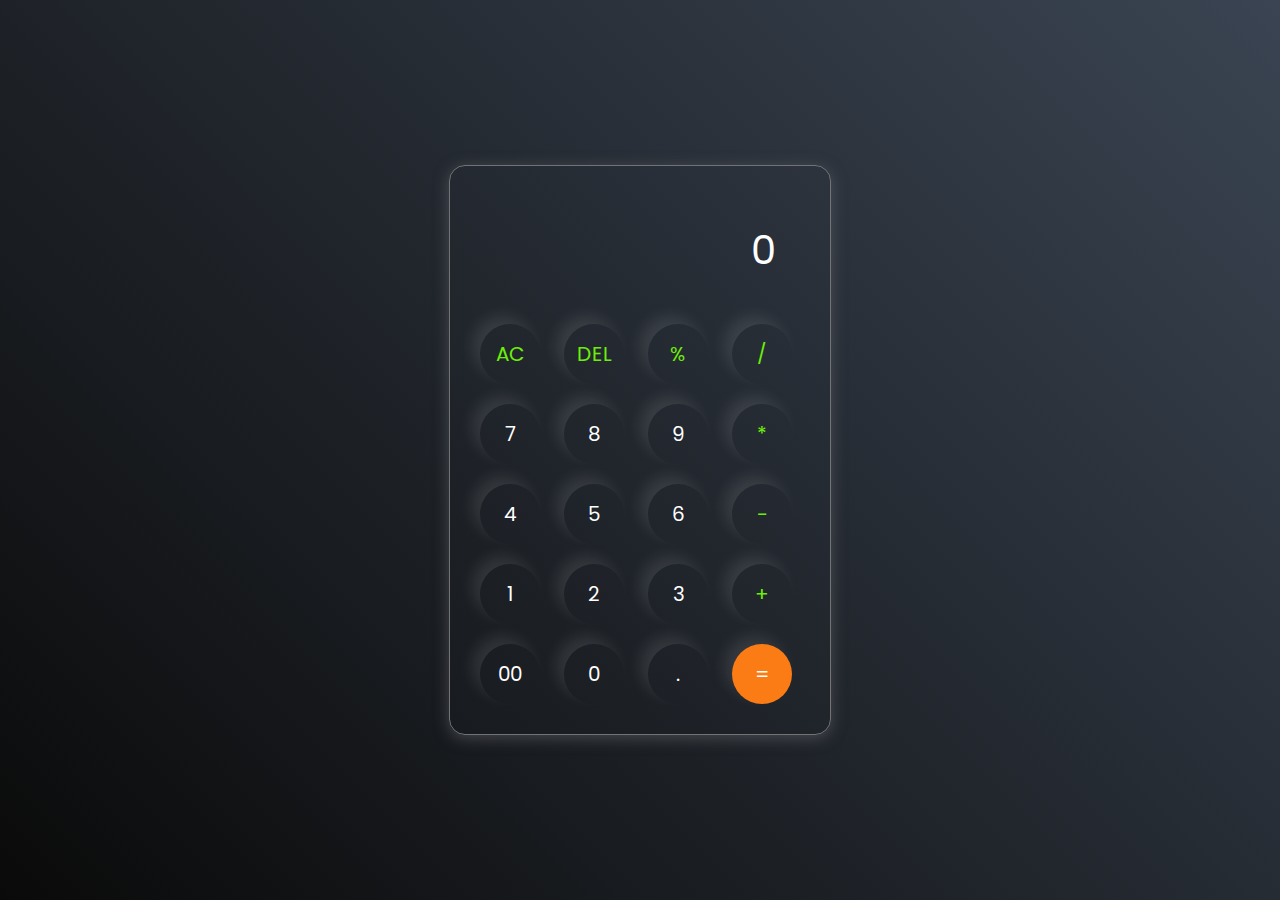
<file: Calculator/index.html>
<!DOCTYPE html>
<html lang="en">
  <head>
    <meta charset="UTF-8" />
    <meta http-equiv="X-UA-Compatible" content="IE=edge" />
    <meta name="viewport" content="width=device-width, initial-scale=1.0" />
    <link rel="stylesheet" href="style.css" />
    <title>calculator</title>
  </head>
  <body>
    <div class="container">
      <div class="calculator">
        <input type="text" id="inputBox" placeholder="0" />
        <div>
          <button class="button operator">AC</button>
          <button class="button operator">DEL</button>
          <button class="button operator">%</button>
          <button class="button operator">/</button>
        </div>
        <div>
          <button class="button">7</button>
          <button class="button">8</button>
          <button class="button">9</button>
          <button class="button operator">*</button>
        </div>
        <div>
          <button class="button">4</button>
          <button class="button">5</button>
          <button class="button">6</button>
          <button class="button operator">-</button>
        </div>
        <div>
          <button class="button">1</button>
          <button class="button">2</button>
          <button class="button">3</button>
          <button class="button operator">+</button>
        </div>

        <div>
          <button class="button">00</button>
          <button class="button">0</button>
          <button class="button">.</button>
          <button class="button equalBtn">=</button>
        </div>
      </div>
    </div>

    <script src="script.js"></script>
  </body>
</html>
</file>
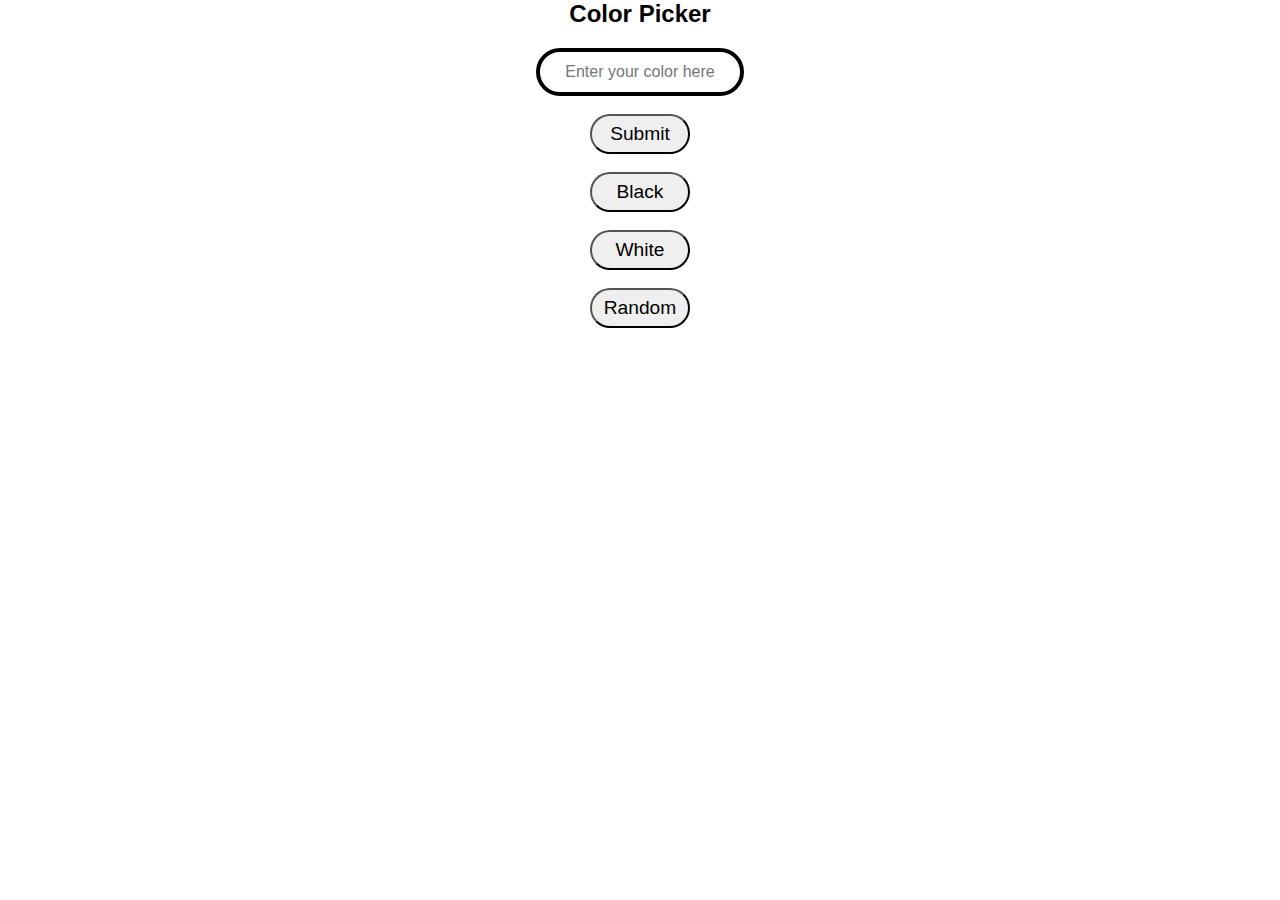
<file: Color Picker/index.html>
<!DOCTYPE html>
<html lang="en">
<head>
    <meta charset="UTF-8">
    <meta name="viewport" content="width=device-width, initial-scale=1.0">
    <title>Document</title>
    <link rel="stylesheet" href="style.css">
</head>
<body>
    <div class="colorpicker">
        <h2>
            Color Picker
        </h2>

        <input type="text" placeholder="Enter your color here" id="input" required>
        <br>
        <button id="submit" >Submit</button>
        <br>
        <button id="black">Black</button>
        <br>
        <button id="white"> White</button>
        <br>
        <button id="random">Random</button>

    </div>




<script src="script.js"></script>
    
</body>
</html>
</file>
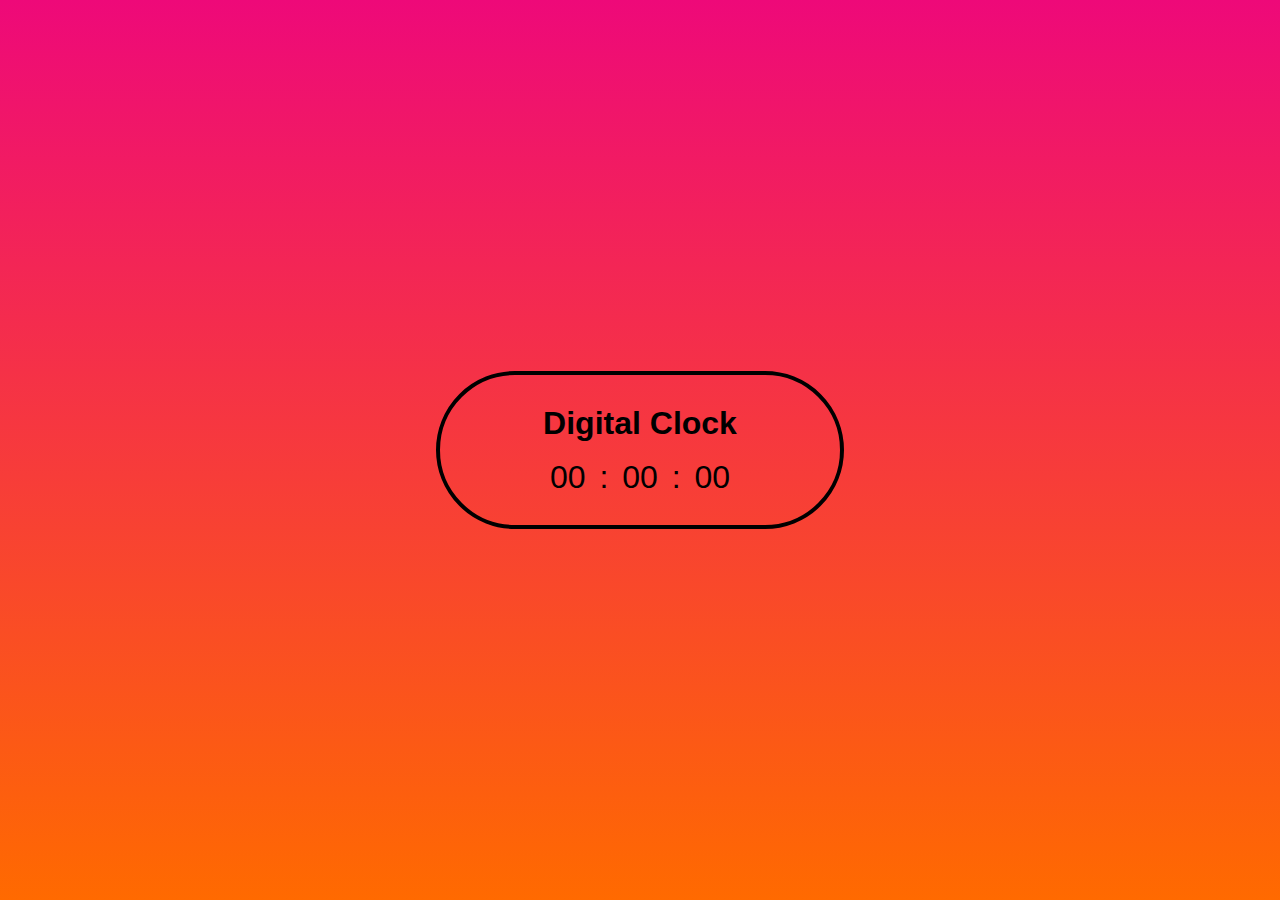
<file: digital clock/index.html>
<!DOCTYPE html>
<html lang="en">
<head>
    <meta charset="UTF-8">
    <meta name="viewport" content="width=device-width, initial-scale=1.0">

    <link rel="stylesheet" href="style.css">
    <title>Digital Clock By Aryan</title>

</head>
<body>

<div class="container">
<div class="clock">
    <h1>Digital Clock</h1>
    <div id="span">
    <span id="hours">00</span>
    <span>:</span>
    <span id="mints">00</span>
    <span>:</span>
    <span id="secs">00</span>
    </div>
    </div>
</div>
<script src="script.js"></script>
</body>
</html>
</file>
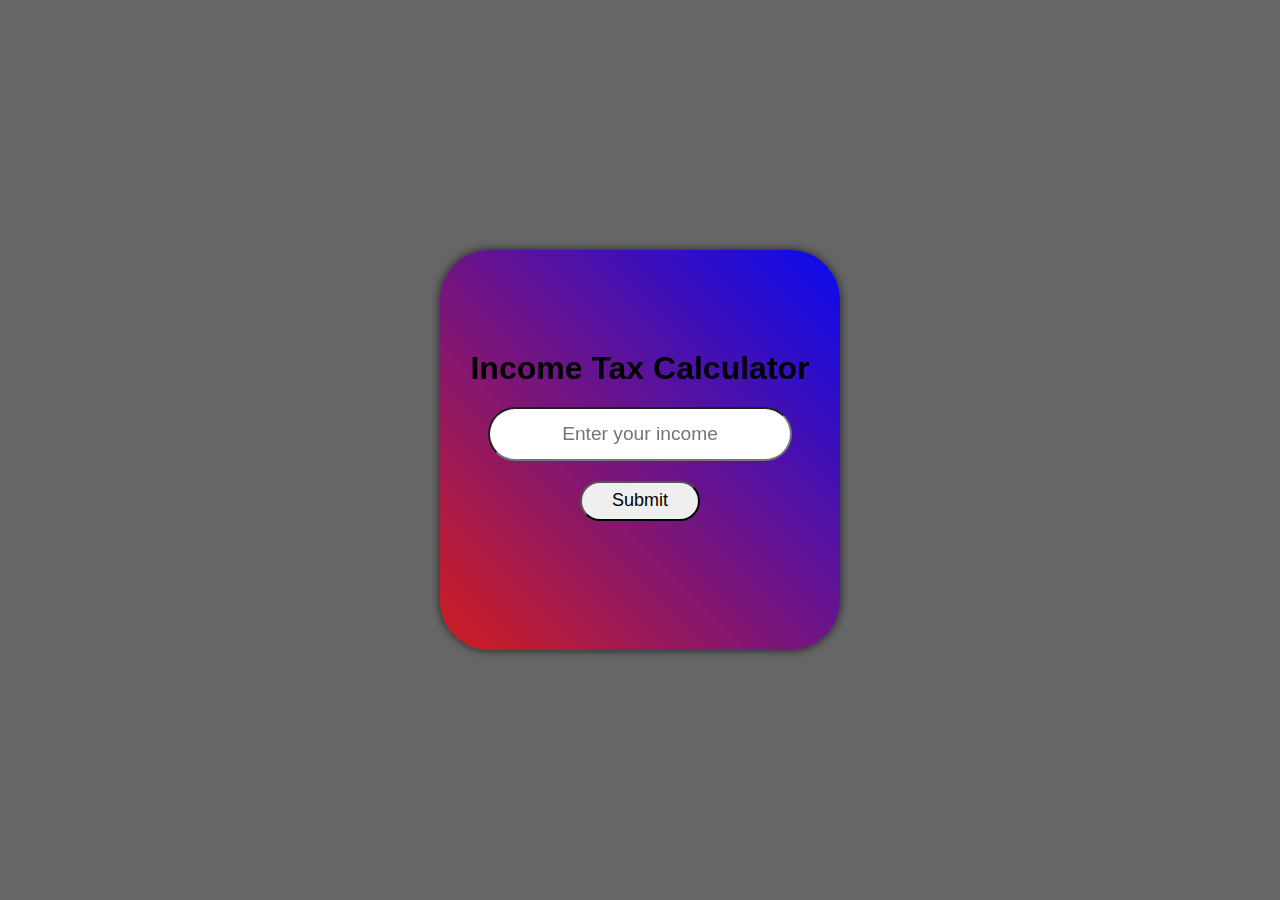
<file: income tax calculator/index.html>
<!DOCTYPE html>
<html lang="en">
<head>
    <meta charset="UTF-8">
    <meta name="viewport" content="width=device-width, initial-scale=1.0">
    <title>Document</title>
    <link rel="stylesheet" href="style.css">
</head>
<body>
    <div class="container">
        <div class="box">
            <h1>Income Tax Calculator</h1>
            <input id="input" type="text" placeholder="Enter your income">
            <div class="button">
                <button id="submit" type="submit">Submit</button>
            </div>
            <div class="tax">
                <p></p>
            </div>
        </div>
    </div>


    <script src="script.js"></script>
    
</body>
</html>
</file>
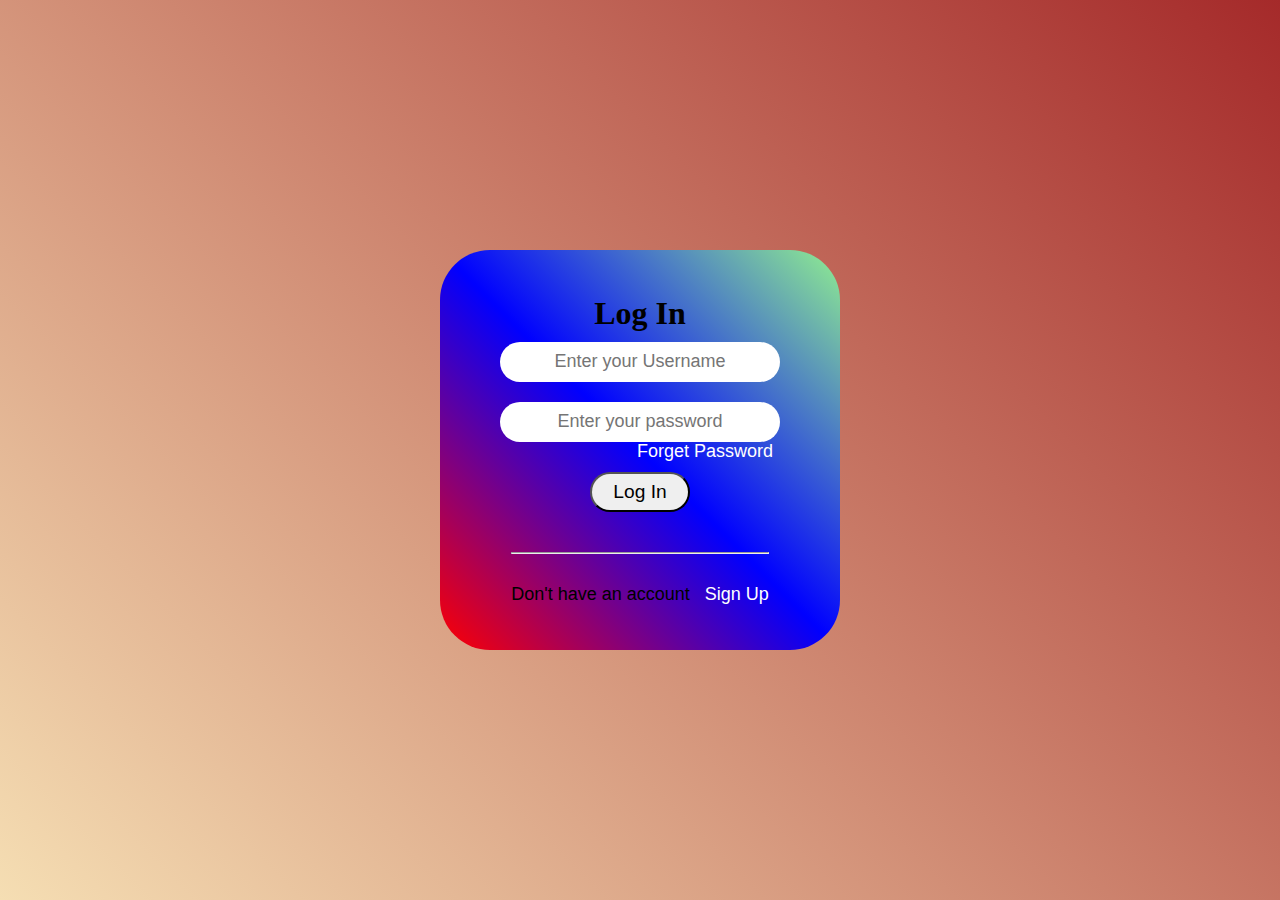
<file: Sign_Up Page/index.html>
<!DOCTYPE html>
<html lang="en">
<head>
    <meta charset="UTF-8">
    <meta name="viewport" content="width=device-width, initial-scale=1.0">
    <title>Document</title>
    <link rel="stylesheet" href="style.css">
</head>
<body>
    <div class="container">
        <div class="box">
            <h1>Log In</h1>
            <input type="text" placeholder="Enter your Username">
            <input type="password" placeholder="Enter your password">
            <a id="a" href="#">Forget Password</a>
            <button>Log In</button>

            
            <div class="links">
                <hr id="hr">
                <pre id="p">Don't have an account   <a id="s" href="#">Sign Up</a></pre>
            </div>
        </div>
    </div>
    
</body>
</html>
</file>
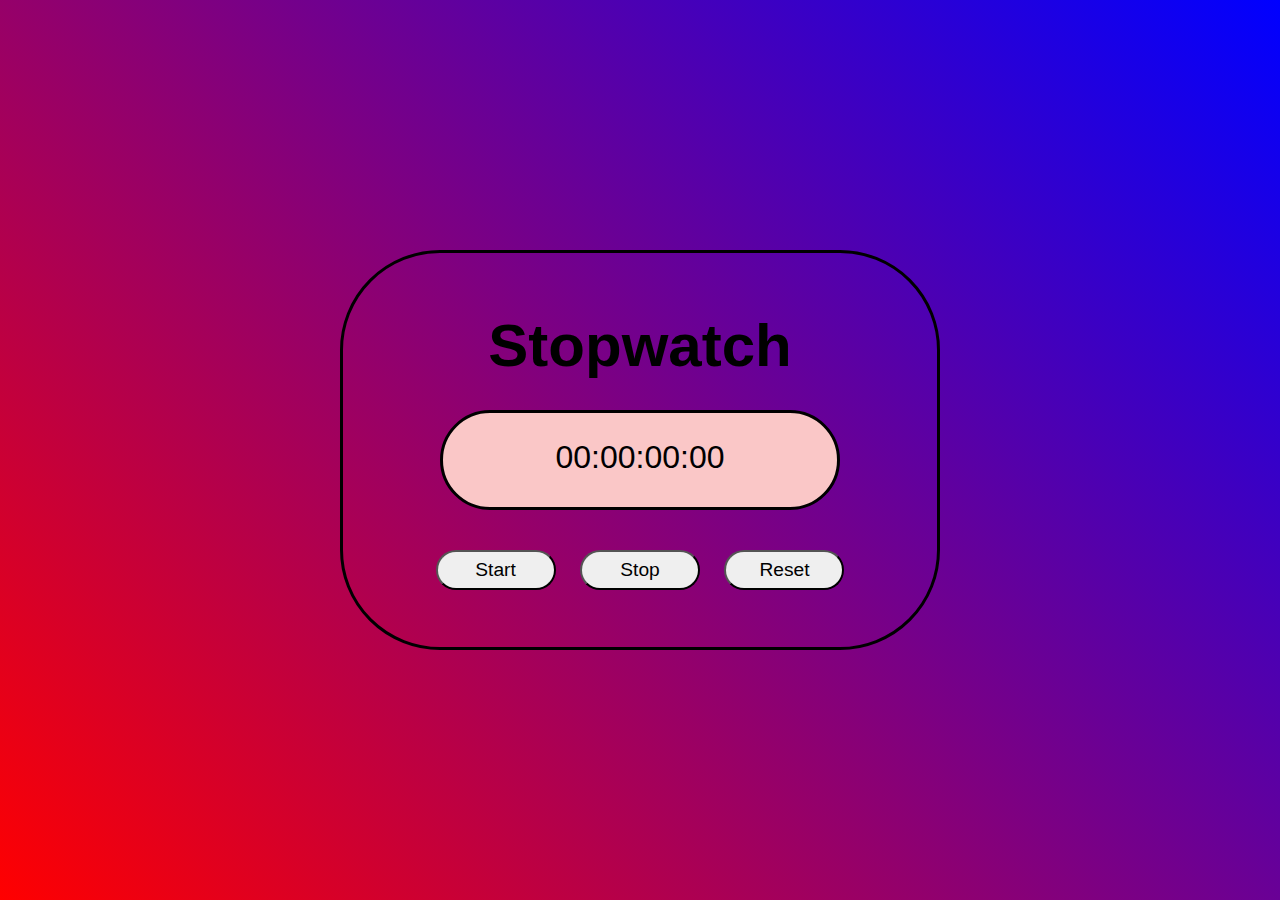
<file: stopwatch/index.html>
<!DOCTYPE html>
<html lang="en">
<head>
    <meta charset="UTF-8">
    <meta name="viewport" content="width=device-width, initial-scale=1.0">
    <title>Stopwatch</title>
    <link rel="stylesheet" href="style.css">
</head>
<body>
    <div class="container">
        <div class="box1">

        <h1>Stopwatch</h1>
        <div class="box">
            <span id="hours">00</span>
            <span>:</span>
            <span id="minutes">00</span>
            <span>:</span>
            <span id="seconds">00</span>
            <span>:</span>
            <span id="milliseconds">00</span>
        </div>
        <div class="buttons">
            <button id="start">Start</button>
            <button id="stop">Stop</button>
            <button id="reset">Reset</button>
        </div>
    </div>
    </div>
    <script src="script.js"></script>
</body>
</html>
</file>
<file: Calculator/style.css>
@import url('https://fonts.googleapis.com/css2?family=Poppins:wght@500&display=swap');

*{
    margin: 0;
    padding: 0;
    box-sizing: border-box;
    font-family: 'Poppins', sans-serif;
}

body{
    width: 100%;
    height: 100vh;
    display: flex;
    justify-content: center;
    align-items: center;
    background: linear-gradient(45deg, #0a0a0a, #3a4452);
}

.calculator{
    border: 1px solid #717377;
    padding: 20px;
    border-radius: 16px;
    background: transparent;
    box-shadow: 0px 3px 15px rgba(113, 115, 119, 0.5);

}

input{
    width: 320px;
    border: none;
    padding: 24px;
    margin: 10px;
    background: transparent;
    box-shadow: 0px 3px 15px rgbs(84, 84, 84, 0.1);
    font-size: 40px;
    text-align: right;
    cursor: pointer;
    color: #ffffff;
}

input::placeholder{
    color: #ffffff;
}

button{
    border: none;
    width: 60px;
    height: 60px;
    margin: 10px;
    border-radius: 50%;
    background: transparent;
    color: #ffffff;
    font-size: 20px;
    box-shadow: -8px -8px 15px rgba(255, 255, 255, 0.1);
    cursor: pointer;
}

.equalBtn{
    background-color: #fb7c14;
}

.operator{
    color: #6dee0a;
}
</file>
<file: Color Picker/style.css>
*{
    margin: 0;
    padding: 0;
    font-family:'Gill Sans', 'Gill Sans MT', Calibri, 'Trebuchet MS', sans-serif;
}


h2{
    text-align: center;
}

input{
    margin-top: 20px;
    height: 40px;
    width: 200px;
    border-radius: 40px;
    text-align: center;
    border: 4px solid black;
    font-size: medium;
}

.colorpicker{
    display: flex;
    flex-direction: column;
    justify-content: center;
    align-items: center;
}

button{

    font-size: larger;
    height: 40px;
    width: 100px;
    border-radius: 20px;
}
</file>
<file: digital clock/style.css>
*{
    margin: 0;
    padding: 0;
    font-family: 'Trebuchet MS', 'Lucida Sans Unicode', 'Lucida Grande', 'Lucida Sans', Arial, sans-serif;
}


.container{
    justify-content: center;
    align-items: center;
    display: flex;
    height: 100vh;
    width: 100vw;
    background:linear-gradient(#ee0979,#ff6a00);
}


#span{
    margin-top: px;
    font-size: 50px;
    
}


h1{
    margin-top: 30px;
}


.clock{
    height: 150px;
    width: 400px;
    box-shadow: 100px;
    text-align: center;
    border-radius: 100px;
    border: 4px solid;
}

span{
    font-size: xx-large;
}
</file>
<file: income tax calculator/style.css>
*{
    margin: 0;
    padding: 0;
    font-family:Verdana, Geneva, Tahoma, sans-serif;
}

.container{
    height: 100vh;
    width: 100%;
    display: flex;
    align-items: center;
    justify-content: center;
    flex-direction: column;
    background: rgba(0, 0, 0,0.6);
}

.box{
    border-radius: 50px;
    height: 400px;
    width: 400px;
    display: flex;
    backdrop-filter: blur(130px);
    align-items: center;
    justify-content: center;
    flex-direction: column;
    box-shadow: 0 0 10px rgba(0,0,0,.7);
    background: linear-gradient(45deg,rgba(255, 0, 0,0.7),rgba(0, 0, 255,0.9));
}

h1{
    text-align: center;
}

input{
    margin-top: 20px;
    height: 50px;
    width: 300px;
    text-align: center;
    font-size: larger;
    border-radius: 40px;
    background: white;
    background-origin: padding-box;
}

button{
    cursor: pointer;
    margin-top: 20px;
    height: 40px;
    width: 120px;
    font-size: large;
    border-radius: 20px;
}



button:hover{
    background: transparent;
}

p{
    margin-top: 30px;
    color: none;
    font-size: larger;
}
</file>
<file: Sign_Up Page/style.css>
*{
    margin: 0;
    padding: 0;
    font-family: 'Segoe UI', Tahoma, Geneva, Verdana, sans-serif;
}

.container{
    height: 100vh;
    width: 100vw;
    background:linear-gradient(45deg, wheat,brown);
    display: flex;
    justify-content: center;
    align-items: center;
}

.box{
    border-radius: 50px;
    height: 400px;
    width: 400px;
    display: flex;
    align-items: center;
    justify-content: center;
    flex-direction: column;
    background: linear-gradient(45deg,red,blue,lightgreen);
    box-shadow: none;

}

input{

    margin: 10px;
    text-align: center;
    font-size: large;
    height: 40px;
    width: 280px;
    border-radius: 30px;
    border: none;
    cursor: pointer;
    color: black;
}


button{
    font-family: Verdana, Geneva, Tahoma, sans-serif;
    color: black;
    height: 40px;
    width: 100px;
    border-radius: 30px;
    cursor: pointer;
    margin-top: px;
    font-size: larger;
    color: black;
    margin-top: 10px;
    cursor: pointer;
    
}

#a{
    margin-top:-11px;
    text-decoration: none;
    margin-left: 130px;
    font-size: large;
    color: white;
}

#p{
    margin-top: 30px;
    font-size: large;
}

#a:hover{
    text-decoration: underline;
    color: wheat;
}

#s{
    font-size: large;
    color: white;
    text-decoration: none;
}
#s:hover{
    text-decoration: underline;
    color: wheat;
}

#hr{
    margin-top: 40px;
    height: 0.3px;
    background-color: black;
}

h1{
    font-family: cursive
}

input{
    font-family: Verdana, Geneva, Tahoma, sans-serif
}
</file>
<file: stopwatch/style.css>
*{
    margin: 0;
    padding: 0;
    box-sizing: border-box;
    font-family: Verdana, Geneva, Tahoma, sans-serif;
}

.container{
    height: 100vh;
    width: 100vw;
    background: linear-gradient(45deg, red,blue);
    display: flex;
    align-items: center;
    justify-content: center;
    flex-direction: column;
}

.box1{
    display: flex;
    justify-content: center;
    align-items: center;
    flex-direction: column;
    height: 400px;
    width: 600px;
    border: 3px solid black;
    border-radius: 100px;
}

.box{
    border: 3px solid black;
    border-radius: 100px;
    padding-top: 26px;
    display: flex;
    height: 100px;
    width: 400px;
    background-color: rgb(250, 199, 199);
    text-align: center;
    justify-content: center;
}


span{

    font-size: xx-large;
}

h1{
    font-size: 60px;
    margin-bottom: 30px;
}

button{
    font-size: larger;
    margin-top: 40px;
    height: 40px;
    width: 120px;
    border-radius: 30px;
    cursor: pointer;
}

#stop{
    margin-left: 20px;
    margin-right: 20px;

}

button:hover{
    background-color: transparent;
    
}
</file>
